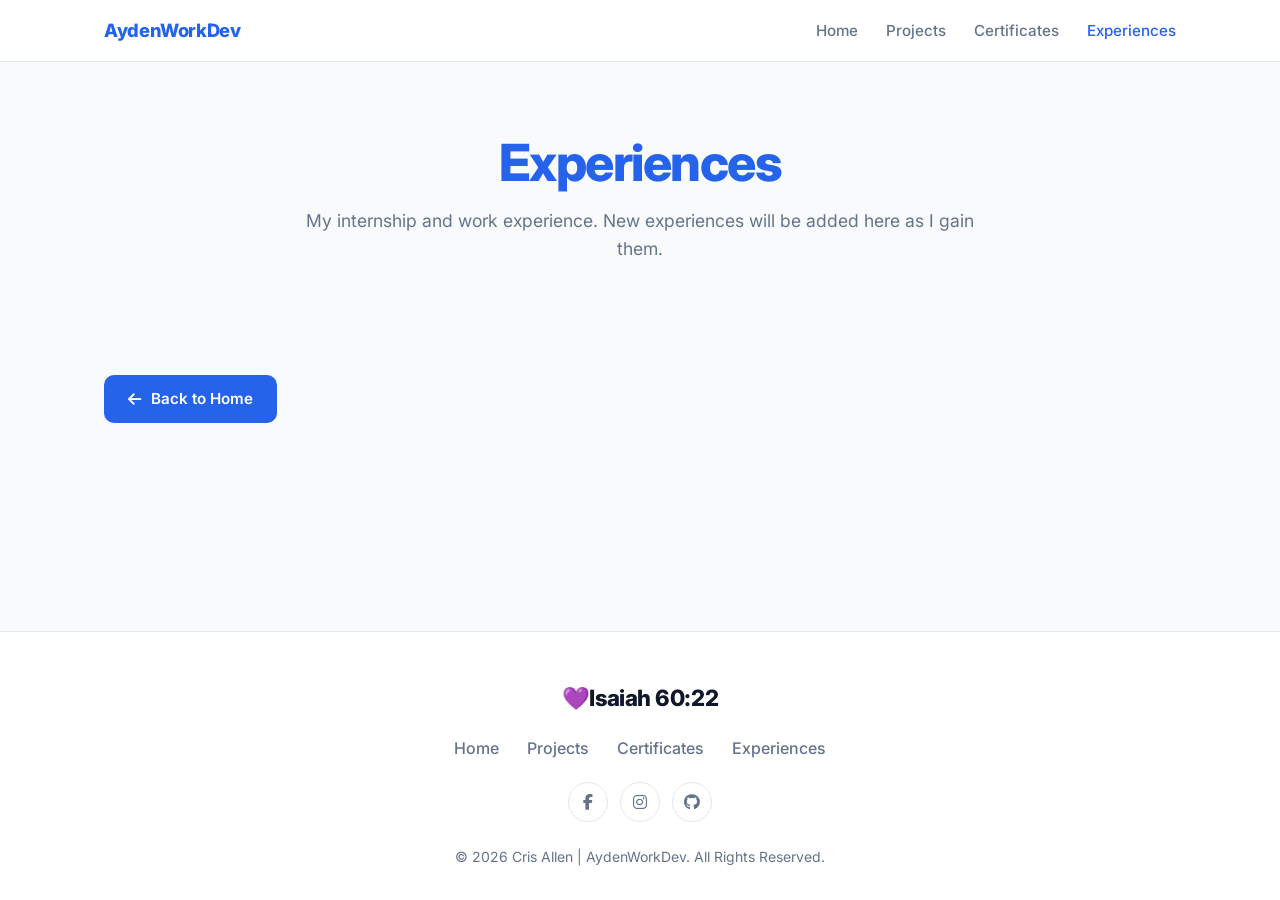
<file: experience.html>
<!DOCTYPE html>
<html lang="en">

<head>
  <meta charset="UTF-8">
  <meta name="viewport" content="width=device-width, initial-scale=1">
  <link href="https://fonts.googleapis.com/css2?family=Inter:wght@400;500;600;700;800&display=swap" rel="stylesheet">
  <link rel="stylesheet" href="https://cdnjs.cloudflare.com/ajax/libs/font-awesome/6.5.1/css/all.min.css">
  <link rel="stylesheet" href="darkmode.css">
  <title>Experiences | Portfolio</title>
</head>

<body>

  <!--logo-->
  <header class="site-header">
    <nav class="nav" aria-label="Main">
      <a href="index.html" class="logo">AydenWorkDev</a>

      <button class="menu-toggle" id="menuToggle" aria-label="Open menu" aria-expanded="false">
        <i class="fa-solid fa-bars"></i>
      </button>

      <ul id="navLinks">
        <li><a href="index.html">Home</a></li>
        <li><a href="project.html">Projects</a></li>
        <li><a href="certificate.html">Certificates</a></li>
        <li><a href="experience.html">Experiences</a></li>
      </ul>
    </nav>
  </header>

  <main>
    <section class="page-head">
      <h1>Experiences</h1>
      <p>My internship and work experience. New experiences will be added here as I gain them.</p>
    </section>

    <section class="grid" aria-label="Experiences">

      <!-- Placeholder shown until you have an experience 
      <article class="card">
        <div class="card-head"><i class="fa-solid fa-briefcase" aria-hidden="true"></i></div>
        <div class="card-body">
          <h2>Experiences</h2>
          <p>None</p>
          <div class="tags"><span class="tag">TBA</span></div>
        </div>
      </article> -->


      <!-- <article class="card">
        <div class="card-head"><i class="fa-solid fa-briefcase" aria-hidden="true"></i></div>
        <div class="card-body">
          <h2>Intern / Job Title</h2>
          <div class="meta">
            <span><i class="fa-solid fa-building" aria-hidden="true"></i> Company Name</span>
            <span><i class="fa-solid fa-calendar" aria-hidden="true"></i> Month Year - Month Year</span>
          </div>
          <p>Short description of what you did and what you learned.</p>
          <ul class="duties">
            <li>First task or responsibility</li>
            <li>Second task or responsibility</li>
            <li>Third task or responsibility</li>
          </ul>
          <div class="tags"><span class="tag">HTML</span><span class="tag">CSS</span></div>
        </div>
      </article> -->


    </section>

    <!-- Button to Back-->
    <div class="actions">
      <a href="index.html" class="btn"><i class="fa-solid fa-arrow-left" aria-hidden="true"></i> Back to Home</a>
    </div>
  </main>

  <!--Footer-->
  <footer class="site-footer">
    <h3>💜Isaiah 60:22</h3>
    <ul class="footer-nav">
      <li><a href="index.html">Home</a></li>
      <li><a href="project.html">Projects</a></li>
      <li><a href="certificate.html">Certificates</a></li>
      <li><a href="experience.html">Experiences</a></li>
    </ul>
    <div class="social">
      <a href="https://www.facebook.com/crslln" target="_blank" rel="noopener noreferrer" aria-label="Facebook"><i
          class="fa-brands fa-facebook-f"></i></a>
      <a href="https://www.instagram.com/https.cccrrrsss" target="_blank" rel="noopener noreferrer"
        aria-label="Instagram"><i class="fa-brands fa-instagram"></i></a>
      <a href="https://github.com/AydenWorkDev" target="_blank" rel="noopener noreferrer" aria-label="GitHub"><i
          class="fa-brands fa-github"></i></a>
    </div>
    <div class="copy">
      <p> © <span id="year"></span> Cris Allen | AydenWorkDev. All Rights Reserved.</p>
    </div>
  </footer>



  <!--CSS-->
  <style>
    :root {
      --bg: #f8fafc;
      --surface: #ffffff;
      --ink: #0f172a;
      --muted: #64748b;
      --line: #e2e8f0;
      --brand: #2563eb;
      --brand-dark: #1d4ed8;
      --brand-soft: #eff6ff;
    }
    * { box-sizing: border-box; margin: 0; padding: 0; }
    html { scroll-behavior: smooth; }
    body {
      font-family: "Inter", system-ui, -apple-system, "Segoe UI", sans-serif;
      background: var(--bg);
      color: var(--ink);
      line-height: 1.6;
      min-height: 100vh;
      display: flex;
      flex-direction: column;
    }
    a { color: inherit; text-decoration: none; }
    :focus-visible { outline: 3px solid var(--brand); outline-offset: 3px; border-radius: 6px; }

    /* Light scrollbar */
     html { color-scheme: light; scrollbar-color: #cbd5e1 #f1f5f9; }
     ::-webkit-scrollbar { width: 10px; }
     ::-webkit-scrollbar-track { background: #f1f5f9; }
     ::-webkit-scrollbar-thumb { background: #cbd5e1; border-radius: 30px; }
     ::-webkit-scrollbar-thumb:hover { background: #94a3b8; }

    /* Header */
    .site-header {
      position: sticky; top: 0; z-index: 10;
      background: rgba(255,255,255,.9);
      backdrop-filter: blur(8px);
      border-bottom: 1px solid var(--line);
    }
    .nav {
      max-width: 1120px; margin: 0 auto; padding: 16px 24px;
      display: flex; align-items: center; justify-content: space-between;
    }
    .logo { font-weight: 800; font-size: 1.15rem; letter-spacing: -.02em; color: var(--brand); }
    .nav ul { display: flex; gap: 28px; list-style: none; }
    .nav ul a { font-size: .95rem; font-weight: 500; color: var(--muted); padding: 6px 0; transition: color .2s;}
    .nav ul a:hover, .nav ul a[aria-current="page"] {color: var(--brand); }

    /* Hero */
    .page-head { text-align: center; padding: 72px 24px 40px; max-width: 720px; margin: 0 auto; color: var(--brand); }
    .page-head h1 { font-size: clamp(2.2rem, 5vw, 3.2rem); font-weight: 800; letter-spacing: -.03em; line-height: 1.1; }
    .page-head p { margin-top: 16px; color: var(--muted); font-size: 1.1rem; }

    /* Grid */
    main { flex: 1; }
    .grid {
    max-width: 1120px; margin: 0 auto; padding: 24px; display: grid; grid-template-columns: repeat(auto-fit, minmax(300px, 340px));
    justify-content: center;
    gap: 28px;
    }
    
    .card {
      background: var(--surface);
      border: 1px solid var(--line);
      border-radius: 16px;
      overflow: hidden;
      display: flex; flex-direction: column;
      box-shadow: 0 1px 2px rgba(15,23,42,.04);
      transition: transform .25s ease, box-shadow .25s ease, border-color .25s ease;
    }
    .card:hover { transform: translateY(-4px); box-shadow: 0 16px 32px -12px rgba(37,99,235,.25); border-color: #bfdbfe; }

    /* Icon header (instead of a screenshot) */
    .card-head {
      height: 110px;
      background: linear-gradient(135deg, #dbeafe, #eff6ff);
      display: grid; place-items: center;
      color: var(--brand); font-size: 2.4rem;
    }

    .card-body { padding: 24px; display: flex; flex-direction: column; gap: 12px; flex: 1; }
    .card-body h2 { font-size: 1.25rem; font-weight: 700; letter-spacing: -.01em; }
    .card-body p { color: var(--muted); font-size: .95rem; }

    /* Company and date line */
    .meta { display: flex; flex-direction: column; gap: 4px; font-size: .9rem; font-weight: 500; color: var(--ink); }
    .meta i { color: var(--brand); width: 18px; }

    /* What you did */
    .duties { list-style: disc; padding-left: 20px; color: var(--muted); font-size: .95rem; flex: 1; }
    .duties li { margin-bottom: 4px; }

    .tags { display: flex; flex-wrap: wrap; gap: 8px; margin-top: 4px; }
    .tag {
      font-size: .8rem; font-weight: 600; color: var(--brand-dark);
      background: var(--brand-soft); border: 1px solid #dbeafe;
      padding: 4px 12px; border-radius: 999px;
    }

    /* Back button */
    .actions { max-width: 1120px; margin: 0 auto; padding: 24px 24px 72px; }
    .btn {
      display: inline-flex; align-items: center; gap: 10px;
      background: var(--brand); color: #fff;
      font-weight: 600; font-size: .95rem;
      padding: 12px 24px; border-radius: 10px;
      transition: background .2s, transform .2s;
    }
    .btn:hover { background: var(--brand-dark); }
    .btn i { transition: transform .2s; }
    .btn:hover i { transform: translateX(-3px); }

    /* Footer */
    .site-footer { background: var(--surface); border-top: 1px solid var(--line); padding: 48px 24px 32px; text-align: center; }
    .site-footer h3 { font-size: 1.4rem; font-weight: 800; letter-spacing: -.02em; }
    .footer-nav { display: flex; justify-content: center; flex-wrap: wrap; gap: 28px; list-style: none; margin: 20px 0; }
    .footer-nav a { color: var(--muted); font-weight: 500; transition: color .2s; }
    .footer-nav a:hover { color: var(--brand); }
    .social { display: flex; justify-content: center; gap: 12px; margin-bottom: 24px; }
    .social a {
      width: 40px; height: 40px; display: grid; place-items: center;
      border-radius: 50%; color: var(--muted); border: 1px solid var(--line);
      transition: color .2s, border-color .2s, background .2s;
    }
    .social a:hover { color: #fff; background: var(--brand); border-color: var(--brand); }
    .copy { color: var(--muted); font-size: .875rem; }

   /* menu ☰ */
  .menu-toggle {
  display: none;
  background: none;
  border: 0;
  font-size: 1.4rem;
  color: var(--brand);
  cursor: pointer;
  padding: 6px 10px;
}

@media (max-width: 700px) {
  .menu-toggle { display: block; }

  .nav { position: relative; }

  .nav ul {
    display: none;
    position: absolute;
    top: 100%;
    left: 0;
    right: 0;
    flex-direction: column;
    gap: 0;
    background: var(--surface);
    border-bottom: 1px solid var(--line);
    padding: 8px 24px 16px;
  }

  .nav ul.open { display: flex; }
  .nav ul a { display: block; padding: 12px 0; }
  .page-head { padding-top: 48px; }
}


    @media (prefers-reduced-motion: reduce) {
      * { transition: none !important; scroll-behavior: auto !important; }
    }
  </style>



  <!--JavaScript-->
  <script>
    // Every year change the year on Copyright
    document.getElementById("year").textContent = new Date().getFullYear();


      // Mobile menu
  var menuToggle = document.getElementById("menuToggle");
  var navLinks = document.getElementById("navLinks");

  menuToggle.addEventListener("click", function () {
    var isOpen = navLinks.classList.toggle("open");
    menuToggle.setAttribute("aria-expanded", isOpen);
    menuToggle.innerHTML = isOpen
      ? '<i class="fa-solid fa-xmark"></i>'
      : '<i class="fa-solid fa-bars"></i>';
  });

  // Highlight the link of the page you are on
  var currentPage = location.pathname.split("/").pop() || "index.html";

  document.querySelectorAll("#navLinks a").forEach(function (link) {
    if (link.getAttribute("href") === currentPage) {
      link.setAttribute("aria-current", "page");
    }
  });

  (function () {
      try {
        var saved = localStorage.getItem("theme");
        var system = window.matchMedia("(prefers-color-scheme: dark)").matches ? "dark" : "light";
        document.documentElement.setAttribute("data-theme", saved || system);
      } catch (e) {}
    })();
  </script>
 <script src="Theme.js"></script>
</body>
</html>
</file>
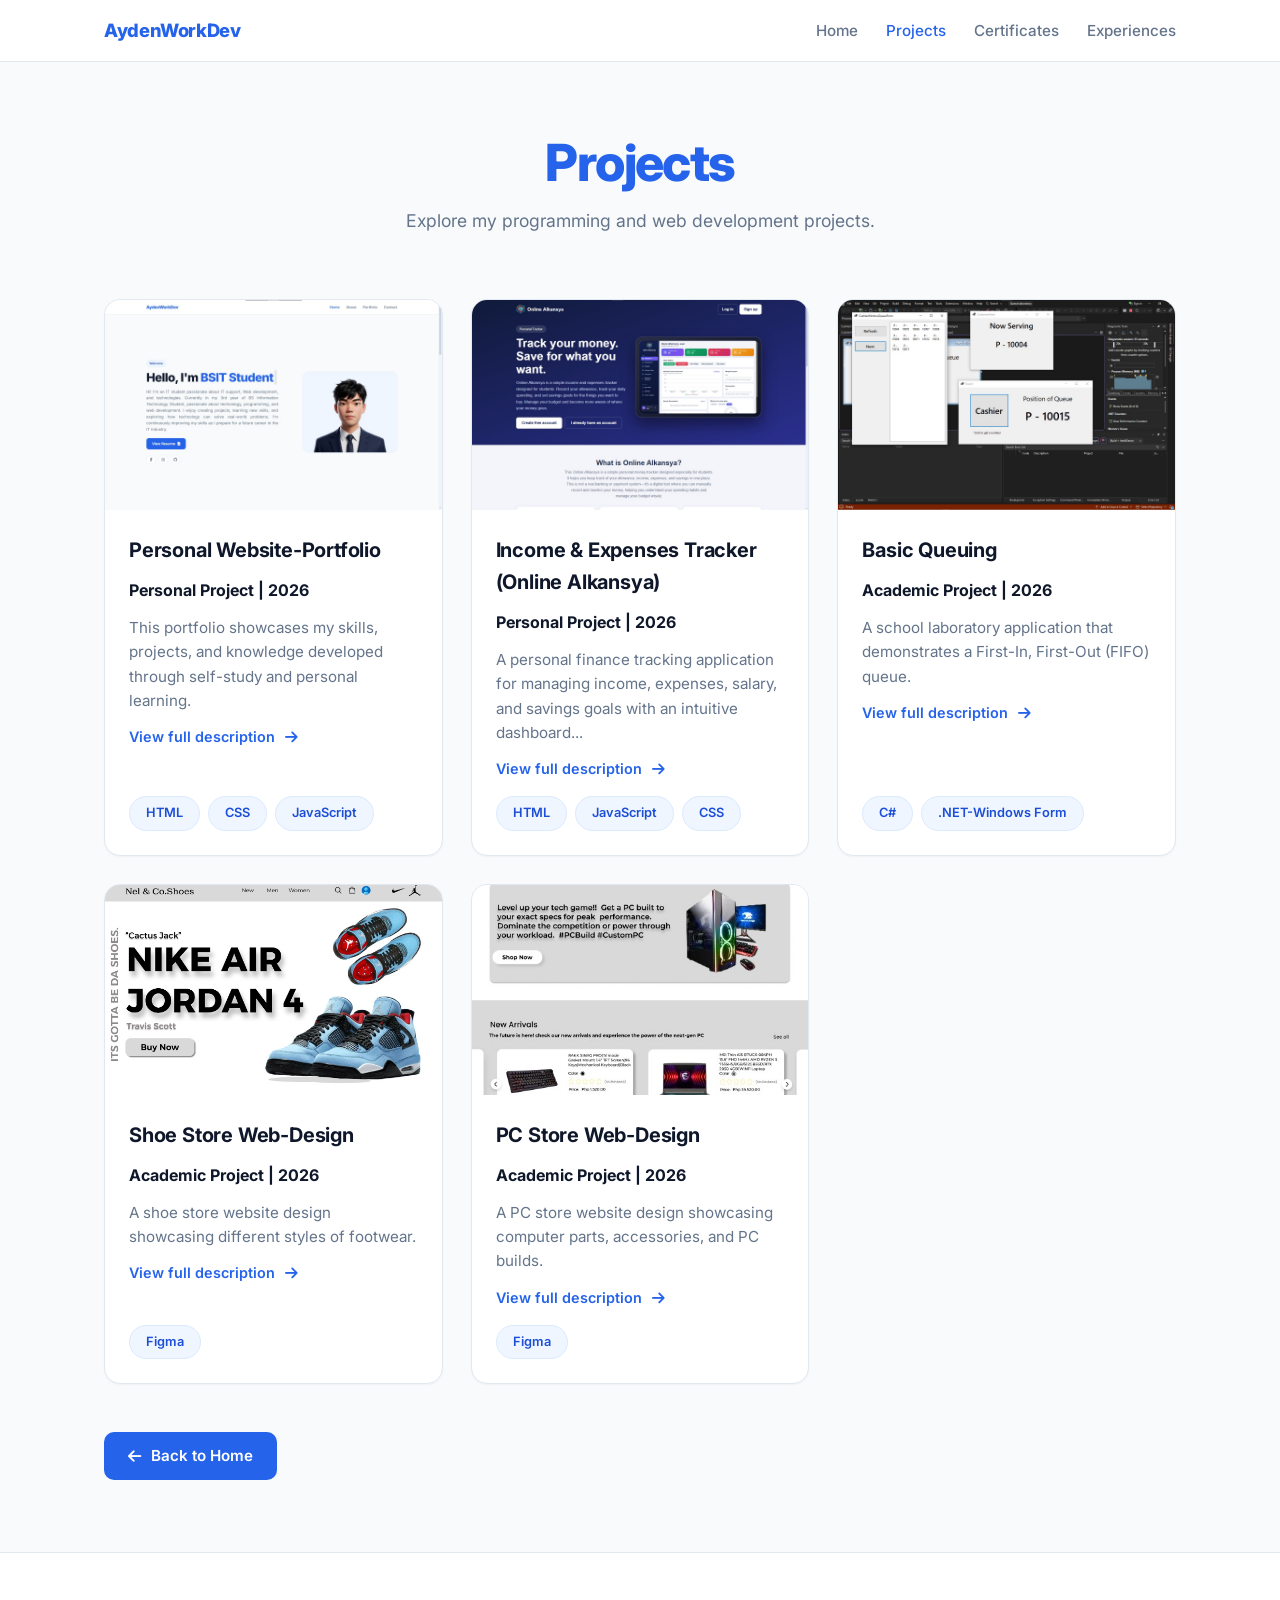
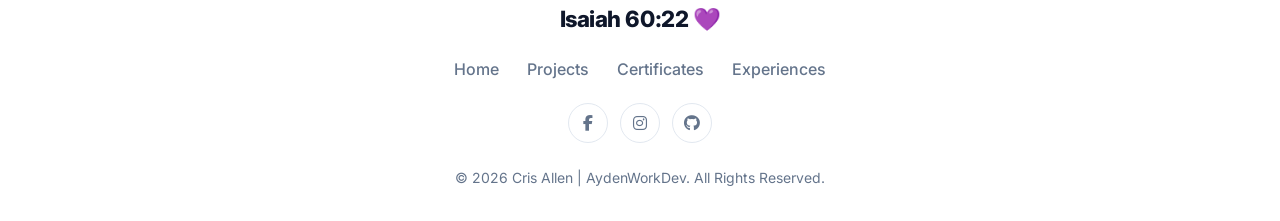
<file: project.html>
<!DOCTYPE html>
<html lang="en">
<head>
  <meta charset="UTF-8">
  <meta name="viewport" content="width=device-width, initial-scale=1">
  <link href="https://fonts.googleapis.com/css2?family=Inter:wght@400;500;600;700;800&display=swap" rel="stylesheet">
  <link rel="stylesheet" href="https://cdnjs.cloudflare.com/ajax/libs/font-awesome/6.5.1/css/all.min.css">
  <link rel="icon" type="image/svg+xml" href="logo/favicon-project.svg">
  <link rel="stylesheet" href="darkmode.css">
  <title>Projects | Portfolio</title>
</head>

<body>
  <!--logo-->
  <header class="site-header">
    <nav class="nav" aria-label="Main">
      <a href="index.html" class="logo">AydenWorkDev</a>

      <button class="menu-toggle" id="menuToggle" aria-label="Open menu" aria-expanded="false">
        <i class="fa-solid fa-bars"></i>
      </button>

      <ul id="navLinks">
        <li><a href="index.html">Home</a></li>
        <li><a href="project.html">Projects</a></li>
        <li><a href="certificate.html">Certificates</a></li>
        <li><a href="experience.html">Experiences</a></li>
      </ul>
    </nav>
  </header>

  <main>
    <section class="page-head">
      <h1>Projects</h1>
      <p>Explore my programming and web development projects.</p>
    </section>

    <section class="grid" aria-label="Projects">

      <!-- ===== 1. Personal Website-Portfolio ===== -->
      <article class="card">
        <div class="thumb slider" data-slider>
          <div class="slides" tabindex="0" aria-label="Project pictures">
            <img src="images-project/projectPorfolio.jpg" alt="Personal Website-Portfolio screenshot 1">
            <!-- <img src="images-project/projectPorfolio2.jpg" alt="Personal Website-Portfolio screenshot 2"> -->
            <!-- <img src="images-project/projectPorfolio3.jpg" alt="Personal Website-Portfolio screenshot 3"> -->
          </div>
          <button class="slide-btn prev" type="button" aria-label="Previous picture"><i class="fa-solid fa-chevron-left" aria-hidden="true"></i></button>
          <button class="slide-btn next" type="button" aria-label="Next picture"><i class="fa-solid fa-chevron-right" aria-hidden="true"></i></button>
          <div class="dots"></div>
        </div>
        <div class="card-body">
          <h2>Personal Website-Portfolio</h2>
          <strong class="meta">Personal Project | 2026</strong>
          <p class="summary">This portfolio showcases my skills, projects, and knowledge developed through self-study and personal learning.</p>
          <button class="read-more" type="button">View full description <i class="fa-solid fa-arrow-right" aria-hidden="true"></i></button>

          <!-- Full description (shown in the popup) -->
          <div class="project-details" hidden>
            <p>This personal portfolio website introduces who I am, my education, technical skills, services, and the projects I have built. I designed and coded it myself with HTML, CSS, and JavaScript as a 3rd-year BSIT student, and I keep improving it as I learn.</p>
            <h3>Key features</h3>
            <ul>
              <li>Responsive layout for phone, tablet, and desktop</li>
              <li>Light and dark mode with a saved theme choice</li>
              <li>Typing animation, loading screen, and downloadable resume</li>
              <li>Separate pages for projects, certificates, and experiences</li>
            </ul>
            <p class="disclaimer"><strong>Disclaimer!!!</strong> The information presented reflects my current skills and learning experience and does not necessarily represent formal professional work experience.</p>
          </div>

          <div class="tags"><span class="tag">HTML</span><span class="tag">CSS</span><span class="tag">JavaScript</span></div>

          <div class="card-actions">
            <a class="btn-link btn-outline" href="" target="_blank" rel="noopener noreferrer"><i class="fa-brands fa-github" aria-hidden="true"></i>Source Code</a>
            <a class="btn-link btn-fill" href="https://aydenworkdev.github.io/myportfolio-allen/" target="_blank" rel="noopener noreferrer"><i class="fa-solid fa-arrow-up-right-from-square" aria-hidden="true"></i> Live Demo</a>
          </div>
        </div>
      </article>

      <!-- ===== 2. Income & Expenses Tracker ===== -->
      <article class="card">
        <div class="thumb slider" data-slider>
          <div class="slides" tabindex="0" aria-label="Project pictures">
            <img src="images-project/OnlineAlkansya.jpg" alt="Income & Expenses Tracker screenshot ">
            <img src="images-project/OnlineAlkansya1.jpg" alt="Income & Expenses Tracker screenshot 1">
            <img src="images-project/OnlineAlkansya1.1.jpg" alt="Income & Expenses Tracker screenshot 1.1">
            <img src="images-project/OnlineAlkansya2.jpg" alt="Income & Expenses Tracker screenshot 2">
           
          </div>
          <button class="slide-btn prev" type="button" aria-label="Previous picture"><i class="fa-solid fa-chevron-left" aria-hidden="true"></i></button>
          <button class="slide-btn next" type="button" aria-label="Next picture"><i class="fa-solid fa-chevron-right" aria-hidden="true"></i></button>
          <div class="dots"></div>
        </div>
        <div class="card-body">
          <h2>Income & Expenses Tracker (Online Alkansya)</h2>
          <strong class="meta">Personal Project | 2026</strong>
          <p class="summary">A personal finance tracking application for managing income, expenses, salary, and savings goals with an intuitive dashboard...</p>
          <button class="read-more" type="button">View full description <i class="fa-solid fa-arrow-right" aria-hidden="true"></i></button>

          <div class="project-details" hidden>
            <p>Online Alkansya is a web-based personal finance tracking application designed to help users manage their income, monitor expenses, track salary, and set savings goals. It provides a simple and organized way to keep track of personal finances through an intuitive dashboard.</p>
            <h3>Key features</h3>
            <ul>
              <li>Sign up and log in</li>
              <li>Record income and expenses</li>
              <li>Allowance & Salary tracking</li>
               <li>Personal Budget Management</li>
              <li>Savings goals</li>
            </ul>
            <p class="disclaimer"><strong>Disclaimer!!</strong> The Income & Expenses Tracker reflects my current skills and learning experience and does not necessarily represent formal professional work experience.</p>
          </div>

          <div class="tags"><span class="tag">HTML</span><span class="tag">JavaScript</span><span class="tag">CSS</span></div>

          <div class="card-actions">
            <a class="btn-link btn-outline" href="https://github.com/AydenWorkDev/OnlineAlkansya" target="_blank" rel="noopener noreferrer"><i class="fa-brands fa-github" aria-hidden="true"></i> Source Code</a>
            <a class="btn-link btn-fill" href="https://aydenworkdev.github.io/OnlineAlkansya/" target="_blank" rel="noopener noreferrer"><i class="fa-solid fa-arrow-up-right-from-square" aria-hidden="true"></i> Live Demo</a>
          </div>
        </div>
      </article>

      <!-- ===== 3. Basic Queuing ===== -->
      <article class="card">
        <div class="thumb slider" data-slider>
          <div class="slides" tabindex="0" aria-label="Project pictures">
            <img src="images-project/Queuing TP.jpg" alt="Basic Queuing screenshot 1">
            <!--
            <img src="images-project/Queuing TP 2.jpg" alt="Basic Queuing screenshot 2">
            -->
          </div>
          <button class="slide-btn prev" type="button" aria-label="Previous picture"><i class="fa-solid fa-chevron-left" aria-hidden="true"></i></button>
          <button class="slide-btn next" type="button" aria-label="Next picture"><i class="fa-solid fa-chevron-right" aria-hidden="true"></i></button>
          <div class="dots"></div>
        </div>
        <div class="card-body">
          <h2>Basic Queuing</h2>
          <strong class="meta">Academic Project | 2026</strong>
          <p class="summary">A school laboratory application that demonstrates a First-In, First-Out (FIFO) queue.</p>
          <button class="read-more" type="button">View full description <i class="fa-solid fa-arrow-right" aria-hidden="true"></i></button>

          <div class="project-details" hidden>
            <!-- EXTRA PICTURES FOR THE POPUP ONLY (remove the comment tags and use your file names):
            <div class="more-pictures">
              <img src="images-project/Queuing 2.jpg" alt="Basic Queuing screenshot 2">
              <img src="images-project/Queuing 3.jpg" alt="Basic Queuing screenshot 3">
            </div>
            -->
            <p>We built this for a practical task in a school laboratory. The application demonstrates the fundamental principles of data structures and process management using a First-In, First-Out (FIFO) logic model, where the first number added to the queue is the first one served.</p>
            <h3>Key features</h3>
            <ul>
              <li>Queue numbers served in the order they were issued (FIFO)</li>
              <li>A "Now Serving" display for the current number</li>
              <li>A cashier window that shows the position in the queue</li>
            </ul>
            <p class="disclaimer"><strong>Disclaimer!!</strong> This activity was developed as part of school activities for educational purposes only. All information and content are for academic purposes.</p>
          </div>

          <div class="tags"><span class="tag">C#</span><span class="tag">.NET-Windows Form</span></div>

          <div class="card-actions">
            <span class="btn-link btn-disabled" aria-disabled="true"><i class="fa-solid fa-ban" aria-hidden="true"></i> No live Demo</span>
          </div>
        </div>
      </article>

      <!-- ===== 4. Shoe Store Web-Design ===== -->
      <article class="card">
        <div class="thumb slider" data-slider>
          <div class="slides" tabindex="0" aria-label="Project pictures">
            <img src="images-project/Shoe Store Website-Design.jpg" alt="Shoe Store Website Design screenshot 1">
            <!--
            <img src="images-project/Shoe Store 2.jpg" alt="Shoe Store Website Design screenshot 2">
            -->
          </div>
          <button class="slide-btn prev" type="button" aria-label="Previous picture"><i class="fa-solid fa-chevron-left" aria-hidden="true"></i></button>
          <button class="slide-btn next" type="button" aria-label="Next picture"><i class="fa-solid fa-chevron-right" aria-hidden="true"></i></button>
          <div class="dots"></div>
        </div>
        <div class="card-body">
          <h2>Shoe Store Web-Design</h2>
          <strong class="meta">Academic Project | 2026</strong>
          <p class="summary">A shoe store website design showcasing different styles of footwear.</p>
          <button class="read-more" type="button">View full description <i class="fa-solid fa-arrow-right" aria-hidden="true"></i></button>

          <div class="project-details" hidden>
            <p>A shoe store website design made in Figma. It showcases different styles of footwear through a simple and user-friendly layout, with a featured product banner and a clear call-to-action button.</p>
            <h3>Key features</h3>
            <ul>
              <li>Featured shoe banner on the home screen</li>
              <li>Simple navigation by category</li>
              <li>"Buy Now" call-to-action</li>
            </ul>
            <p class="disclaimer"><strong>Disclaimer!!</strong> This Shoe Store website design was developed as part of school activities for educational purposes only. All information and content are for academic purposes.</p>
          </div>

          <div class="tags"><span class="tag">Figma</span></div>

          <div class="card-actions">
            <span class="btn-link btn-disabled" aria-disabled="true"><i class="fa-solid fa-ban" aria-hidden="true"></i> No live Demo</span>
          </div>
        </div>
      </article>

      <!-- ===== 5. PC Store Web-Design ===== -->
      <article class="card">
        <div class="thumb slider" data-slider>
          <div class="slides" tabindex="0" aria-label="Project pictures">
            <img src="images-project/PC-Store.jpg" alt="PC Store Website Design screenshot 1">
            <!--
            <img src="images-project/PC-Store2.jpg" alt="PC Store Website Design screenshot 2">
            -->
          </div>
          <button class="slide-btn prev" type="button" aria-label="Previous picture"><i class="fa-solid fa-chevron-left" aria-hidden="true"></i></button>
          <button class="slide-btn next" type="button" aria-label="Next picture"><i class="fa-solid fa-chevron-right" aria-hidden="true"></i></button>
          <div class="dots"></div>
        </div>
        <div class="card-body">
          <h2>PC Store Web-Design</h2>
          <strong class="meta">Academic Project | 2026</strong>
          <p class="summary">A PC store website design showcasing computer parts, accessories, and PC builds.</p>
          <button class="read-more" type="button">View full description <i class="fa-solid fa-arrow-right" aria-hidden="true"></i></button>

          <div class="project-details" hidden>
            <p>A PC store website design made in Figma as an academic project. It showcases computer parts, accessories, and PC builds in a clean layout that is easy to browse.</p>
            <h3>Key features</h3>
            <ul>
              <li>Sections for computer parts, accessories, and PC builds</li>
              <li>Clean, easy-to-browse layout</li>
            </ul>
            <p class="disclaimer"><strong>Disclaimer!!</strong> This PC store website design was developed as part of school activities for educational purposes only. All information and content are for academic purposes.</p>
          </div>

          <div class="tags"><span class="tag">Figma</span></div>

          <div class="card-actions">
            <span class="btn-link btn-disabled" aria-disabled="true"><i class="fa-solid fa-ban" aria-hidden="true"></i> No live Demo</span>
          </div>
        </div>
      </article>

    </section> <!--End of the section-->

    <div class="actions">
      <a href="index.html" class="btn"><i class="fa-solid fa-arrow-left" aria-hidden="true"></i> Back to Home</a>
    </div>
  </main>

  <!-- ===== Project popup ===== -->
  <dialog class="modal" id="projectModal" aria-labelledby="modalTitle">
    <button class="modal-close" id="modalClose" type="button" aria-label="Close"><i class="fa-solid fa-xmark" aria-hidden="true"></i></button>
    <div class="modal-inner" id="modalContent"></div>
  </dialog>

  <!--Footer-->
  <footer class="site-footer">
    <h3>Isaiah 60:22 💜</h3>
    <ul class="footer-nav">
      <li><a href="index.html">Home</a></li>
      <li><a href="project.html">Projects</a></li>
      <li><a href="certificate.html">Certificates</a></li>
      <li><a href="experience.html">Experiences</a></li>
    </ul>
    <div class="social">
      <a href="https://www.facebook.com/crslln" target="_blank" rel="noopener noreferrer" aria-label="Facebook"><i class="fa-brands fa-facebook-f"></i></a>
      <a href="https://www.instagram.com/https.cccrrrsss" target="_blank" rel="noopener noreferrer" aria-label="Instagram"><i class="fa-brands fa-instagram"></i></a>
      <a href="https://github.com/AydenWorkDev" target="_blank" rel="noopener noreferrer" aria-label="GitHub"><i class="fa-brands fa-github"></i></a>
    </div>
    <div class="copy">
      <p>© <span id="year"></span> Cris Allen | AydenWorkDev. All Rights Reserved.</p>
    </div>
  </footer>


<!--CSS-->
<style>
    :root {
      --bg: #f8fafc;
      --surface: #ffffff;
      --ink: #0f172a;
      --muted: #64748b;
      --line: #e2e8f0;
      --brand: #2563eb;
      --brand-dark: #1d4ed8;
      --brand-soft: #eff6ff;
    }
    * { box-sizing: border-box; margin: 0; padding: 0; }
    html { scroll-behavior: smooth; }
    body {
      font-family: "Inter", system-ui, -apple-system, "Segoe UI", sans-serif;
      background: var(--bg);
      color: var(--ink);
      line-height: 1.6;
      min-height: 100vh;
      display: flex;
      flex-direction: column;
    }
    a { color: inherit; text-decoration: none; }
    :focus-visible { outline: 3px solid var(--brand); outline-offset: 3px; border-radius: 6px; }

    /* Light scrollbar */
    html { color-scheme: light; scrollbar-color: #cbd5e1 #f1f5f9; }
    ::-webkit-scrollbar { width: 10px; }
    ::-webkit-scrollbar-track { background: #f1f5f9; }
    ::-webkit-scrollbar-thumb { background: #cbd5e1; border-radius: 30px; }
    ::-webkit-scrollbar-thumb:hover { background: #94a3b8; }

    /* Header */
    .site-header {
      position: sticky; top: 0; z-index: 10;
      background: rgba(255,255,255,.9);
      backdrop-filter: blur(8px);
      border-bottom: 1px solid var(--line);
    }
    .nav {
      max-width: 1120px; margin: 0 auto; padding: 16px 24px;
      display: flex; align-items: center; justify-content: space-between;
    }
    .logo { font-weight: 800; font-size: 1.15rem; letter-spacing: -.02em; color: var(--brand); }
    .nav ul { display: flex; gap: 28px; list-style: none; }
    .nav ul a { font-size: .95rem; font-weight: 500; color: var(--muted); padding: 6px 0; transition: color .2s; }
    .nav ul a:hover, .nav ul a[aria-current="page"] { color: var(--brand); }

    /* Hero */
    .page-head { text-align: center; padding: 72px 24px 40px; max-width: 720px; margin: 0 auto; color: var(--brand); }
    .page-head h1 { font-size: clamp(2.2rem, 5vw, 3.2rem); font-weight: 800; letter-spacing: -.03em; line-height: 1.1; }
    .page-head p { margin-top: 16px; color: var(--muted); font-size: 1.1rem; }

    /* Grid */
    main { flex: 1; }
    .grid {
      max-width: 1120px; margin: 0 auto; padding: 24px;
      display: grid; grid-template-columns: repeat(auto-fit, minmax(300px, 1fr)); gap: 28px;
    }
    .card {
      background: var(--surface);
      border: 1px solid var(--line);
      border-radius: 16px;
      overflow: hidden;
      display: flex; flex-direction: column;
      box-shadow: 0 1px 2px rgba(15,23,42,.04);
      cursor: pointer;
      transition: transform .25s ease, box-shadow .25s ease, border-color .25s ease;
    }
    .card:hover { transform: translateY(-4px); box-shadow: 0 16px 32px -12px rgba(37,99,235,.25); border-color: #bfdbfe; }

    .thumb {
      aspect-ratio: 16 / 10;
      background: linear-gradient(135deg, #dbeafe, #eff6ff);
      display: grid; place-items: center;
      color: var(--brand); font-size: 2.4rem;
      overflow: hidden;
    }
    .thumb img { width: 100%; height: 100%; object-fit: cover; display: block; }

    .card-body { padding: 24px; display: flex; flex-direction: column; gap: 12px; flex: 1; }
    .card-body h2 { font-size: 1.25rem; font-weight: 700; letter-spacing: -.01em; }
    .card-body p { color: var(--muted); font-size: .95rem; }

    .read-more {
      align-self: flex-start;
      background: none; border: 0; padding: 0;
      font: inherit; font-size: .9rem; font-weight: 600;
      color: var(--brand); cursor: pointer;
    }
    .read-more i { margin-left: 6px; transition: transform .2s; }
    .read-more:hover i { transform: translateX(4px); }

    .tags { display: flex; flex-wrap: wrap; gap: 8px; margin-top: auto; padding-top: 4px; }
    .tag {
      font-size: .8rem; font-weight: 600; color: var(--brand-dark);
      background: var(--brand-soft); border: 1px solid #dbeafe;
      padding: 6px 16px; border-radius: 20px;
    }

    /* Picture slider */
    .thumb.slider { position: relative; display: block; }
    .slides {
      display: flex;
      width: 100%;
      height: 100%;
      overflow-x: auto;
      scroll-snap-type: x mandatory;
      scrollbar-width: none;
      -webkit-overflow-scrolling: touch;
    }
    .slides::-webkit-scrollbar { display: none; }
    .slides { cursor: grab; }
    .slides img { flex: 0 0 100%; scroll-snap-align: center; user-select: none; -webkit-user-drag: none; }
    .slides:focus-visible { outline-offset: -3px; }

    .slide-btn {
      position: absolute; top: 50%;
      width: 36px; height: 36px;
      transform: translateY(-50%);
      display: grid; place-items: center;
      border: 0; border-radius: 50%;
      background: rgba(15, 23, 42, .6);
      color: #fff; font-size: .9rem;
      cursor: pointer;
      opacity: 0;
      transition: opacity .2s, background .2s;
    }
    .slide-btn.prev { left: 10px; }
    .slide-btn.next { right: 10px; }
    .slide-btn:hover { background: rgba(37, 99, 235, .9); }
    .slider:hover .slide-btn,
    .slide-btn:focus-visible { opacity: 1; }
    @media (hover: none) { .slide-btn { opacity: 1; } }

    .dots {
      position: absolute; left: 0; right: 0; bottom: 10px;
      display: flex; justify-content: center; gap: 6px;
    }
    .dot {
      width: 8px; height: 8px; padding: 0;
      border: 0; border-radius: 50%;
      background: rgba(255, 255, 255, .55);
      box-shadow: 0 0 0 1px rgba(15, 23, 42, .25);
      cursor: pointer;
      transition: background .2s, transform .2s;
    }
    .dot.active { background: #fff; transform: scale(1.3); }
    .slide-btn[hidden], .dots[hidden] { display: none; }

    /* On the cards: show only the first picture, no arrows/dots, no Source/Live buttons.
       Everything is available inside the popup after clicking the card. */
    .card .slides { overflow: hidden; pointer-events: none; }
    .card .slide-btn,
    .card .dots,
    .card .card-actions { display: none; }

    /* Project popup */
    .modal {
      border: 0; padding: 0; margin: auto;
      width: min(760px, calc(100% - 32px));
      max-height: calc(100dvh - 32px);
      border-radius: 16px;
      background: var(--surface);
      color: var(--ink);
      box-shadow: 0 24px 64px rgba(2, 6, 23, .45);
      overflow: hidden;
    }
    .modal::backdrop { background: rgba(2, 6, 23, .65); backdrop-filter: blur(2px); }
    .modal[open] { animation: modalIn .25s ease; }
    @keyframes modalIn { from { opacity: 0; transform: translateY(14px) scale(.98); } to { opacity: 1; transform: none; } }

    .modal-inner { max-height: calc(100dvh - 32px); overflow-y: auto; }
    .modal-close {
      position: absolute; top: 12px; right: 12px; z-index: 5;
      width: 38px; height: 38px;
      display: grid; place-items: center;
      border: 0; border-radius: 50%;
      background: rgba(15, 23, 42, .65); color: #fff;
      font-size: 1rem; cursor: pointer;
      transition: background .2s;
    }
    .modal-close:hover { background: var(--brand); }

    .modal .thumb { aspect-ratio: 16 / 9; cursor: default; }
    .modal .slides img { object-fit: contain; background: var(--bg); }
    .modal .slide-btn { opacity: 1; }

    .modal-body { padding: 24px; display: flex; flex-direction: column; gap: 12px; }
    .modal-body h2 { font-size: 1.5rem; font-weight: 800; letter-spacing: -.02em; line-height: 1.25; padding-right: 36px; }
    .modal-text { display: flex; flex-direction: column; gap: 12px; }
    .modal-text p, .modal-text li { color: var(--muted); font-size: .95rem; }
    .modal-text h3 { font-size: 1rem; font-weight: 700; margin-top: 4px; }
    .modal-text ul { padding-left: 20px; display: grid; gap: 4px; }
    .modal-text .disclaimer {
      padding: 12px 16px;
      border-left: 3px solid var(--brand);
      background: var(--brand-soft);
      border-radius: 0 10px 10px 0;
    }
    .modal-text .disclaimer strong { color: var(--ink); }
    .modal-body .tags { margin-top: 4px; }

    body.modal-open { overflow: hidden; }

    /* Back button */
    .actions { max-width: 1120px; margin: 0 auto; padding: 24px 24px 72px; }
    .btn {
      display: inline-flex; align-items: center; gap: 10px;
      background: var(--brand); color: #fff;
      font-weight: 600; font-size: .95rem;
      padding: 12px 24px; border-radius: 10px;
      transition: background .2s, transform .2s;
    }
    .btn:hover { background: var(--brand-dark); }
    .btn i { transition: transform .2s; }
    .btn:hover i { transform: translateX(-3px); }

    .card-actions { display: flex; flex-wrap: wrap; gap: 8px; padding-top: 4px; }
    .btn-link {
      display: inline-flex; align-items: center; gap: 8px;
      padding: 6px 16px; border-radius: 20px;
      font-size: .8rem; font-weight: 600; border: 1px solid var(--brand);
      transition: background .2s, color .2s, transform .2s;
    }
    .btn-link:hover { transform: translateY(-2px); }

    .btn-fill { background: var(--brand); color: #fff; }
    .btn-fill:hover { background: var(--brand-dark); border-color: var(--brand-dark); }
    .btn-outline { background: transparent; color: var(--brand); }
    .btn-outline:hover { background: var(--brand); color: #fff; }

    .btn-disabled { opacity: .5; cursor: not-allowed; border-color: var(--line); color: var(--muted); }
    .btn-disabled:hover { transform: none; }

    /* Footer */
    .site-footer { background: var(--surface); border-top: 1px solid var(--line); padding: 48px 24px 32px; text-align: center; }
    .site-footer h3 { font-size: 1.4rem; font-weight: 800; letter-spacing: -.02em; }
    .footer-nav { display: flex; justify-content: center; flex-wrap: wrap; gap: 28px; list-style: none; margin: 20px 0; }
    .footer-nav a { color: var(--muted); font-weight: 500; transition: color .2s; }
    .footer-nav a:hover { color: var(--brand); }
    .social { display: flex; justify-content: center; gap: 12px; margin-bottom: 24px; }
    .social a {
      width: 40px; height: 40px; display: grid; place-items: center;
      border-radius: 50%; color: var(--muted); border: 1px solid var(--line);
      transition: color .2s, border-color .2s, background .2s;
    }
    .social a:hover { color: #fff; background: var(--brand); border-color: var(--brand); }
    .copy { color: var(--muted); font-size: .875rem; }

    /* menu ☰ */
    .menu-toggle {
      display: none;
      background: none;
      border: 0;
      font-size: 1.4rem;
      color: var(--brand);
      cursor: pointer;
      padding: 6px 10px;
    }

    @media (max-width: 700px) {
      .menu-toggle { display: block; }
      .nav { position: relative; }
      .nav ul {
        display: none;
        position: absolute;
        top: 100%;
        left: 0;
        right: 0;
        flex-direction: column;
        gap: 0;
        background: var(--surface);
        border-bottom: 1px solid var(--line);
        padding: 8px 24px 16px;
      }
      .nav ul.open { display: flex; }
      .nav ul a { display: block; padding: 12px 0; }
      .page-head { padding-top: 48px; }

      .modal { width: calc(100% - 20px); max-height: calc(100dvh - 20px); border-radius: 14px; }
      .modal-inner { max-height: calc(100dvh - 20px); }
      .modal-body { padding: 20px; }
    }

    @media (prefers-reduced-motion: reduce) {
      * { transition: none !important; scroll-behavior: auto !important; animation: none !important; }
    }
  </style>


 <!--JavaScript-->
  <script>
    // ===== Picture slider (used by the cards and by the popup) =====
    function initSlider(s) {
      var track = s.querySelector('.slides');
      var imgs = track.querySelectorAll('img');
      var prev = s.querySelector('.prev');
      var next = s.querySelector('.next');
      var dotsBox = s.querySelector('.dots');

      // Only one picture: hide the controls
      if (imgs.length < 2) {
        prev.hidden = true; next.hidden = true; dotsBox.hidden = true;
        return;
      }

      var dots = [];
      imgs.forEach(function (_, i) {
        var d = document.createElement('button');
        d.type = 'button';
        d.className = 'dot';
        d.setAttribute('aria-label', 'Go to picture ' + (i + 1));
        d.addEventListener('click', function () { go(i); });
        dotsBox.appendChild(d);
        dots.push(d);
      });

      function current() { return Math.round(track.scrollLeft / track.clientWidth) || 0; }

      function go(i) {
        i = (i + imgs.length) % imgs.length;   // loops around at both ends
        track.scrollTo({ left: i * track.clientWidth, behavior: 'smooth' });
      }

      function update() {
        var c = current();
        dots.forEach(function (d, i) { d.classList.toggle('active', i === c); });
      }

      prev.addEventListener('click', function () { go(current() - 1); });
      next.addEventListener('click', function () { go(current() + 1); });
      track.addEventListener('scroll', update, { passive: true });
      track.addEventListener('keydown', function (e) {
        if (e.key === 'ArrowLeft')  { e.preventDefault(); go(current() - 1); }
        if (e.key === 'ArrowRight') { e.preventDefault(); go(current() + 1); }
      });

      // Drag with the mouse on a computer (touch screens already swipe)
      var down = false, moved = false, startX = 0, startLeft = 0;

      track.addEventListener('pointerdown', function (e) {
        if (e.pointerType !== 'mouse' || e.button !== 0) return;
        down = true; moved = false;
        startX = e.clientX; startLeft = track.scrollLeft;
        track.style.scrollSnapType = 'none';
        track.style.cursor = 'grabbing';
        track.setPointerCapture(e.pointerId);
      });

      track.addEventListener('pointermove', function (e) {
        if (!down) return;
        var dx = e.clientX - startX;
        if (Math.abs(dx) > 5) moved = true;
        track.scrollLeft = startLeft - dx;
      });

      function endDrag() {
        if (!down) return;
        down = false;
        track.style.cursor = '';
        track.style.scrollSnapType = '';
        go(Math.round(track.scrollLeft / track.clientWidth));
      }
      track.addEventListener('pointerup', endDrag);
      track.addEventListener('pointercancel', endDrag);

      // A drag should not count as a click (it would open the popup)
      track.addEventListener('click', function (e) {
        if (moved) { e.stopPropagation(); e.preventDefault(); moved = false; }
      }, true);

      track.addEventListener('dragstart', function (e) { e.preventDefault(); });

      update();
    }

    // ===== Project popup =====
    var modal = document.getElementById('projectModal');
    var modalContent = document.getElementById('modalContent');

    function openProject(card) {
      modalContent.innerHTML = '';

      // Pictures
      var details = card.querySelector('.project-details');
      var imgs = Array.prototype.slice.call(card.querySelectorAll('.slides img'));
      // Extra pictures that only appear in the popup
      if (details) {
        imgs = imgs.concat(Array.prototype.slice.call(details.querySelectorAll('.more-pictures img')));
      }
      var gallery = null;
      if (imgs.length) {
        gallery = document.createElement('div');
        gallery.className = 'thumb slider';
        gallery.innerHTML =
          '<div class="slides" tabindex="0" aria-label="Project pictures"></div>' +
          '<button class="slide-btn prev" type="button" aria-label="Previous picture"><i class="fa-solid fa-chevron-left" aria-hidden="true"></i></button>' +
          '<button class="slide-btn next" type="button" aria-label="Next picture"><i class="fa-solid fa-chevron-right" aria-hidden="true"></i></button>' +
          '<div class="dots"></div>';
        var track = gallery.querySelector('.slides');
        imgs.forEach(function (im) {
          var c = document.createElement('img');
          c.src = im.getAttribute('src');
          c.alt = im.alt;
          track.appendChild(c);
        });
        modalContent.appendChild(gallery);
      }

      // Text
      var body = document.createElement('div');
      body.className = 'modal-body';

      var title = document.createElement('h2');
      title.id = 'modalTitle';
      title.textContent = card.querySelector('h2').textContent;
      body.appendChild(title);

      var meta = card.querySelector('.meta');
      if (meta) body.appendChild(meta.cloneNode(true));

      var text = document.createElement('div');
      text.className = 'modal-text';
      text.innerHTML = details ? details.innerHTML : '<p>' + card.querySelector('.summary').textContent + '</p>';
      var extraBox = text.querySelector('.more-pictures');
      if (extraBox) extraBox.remove();
      body.appendChild(text);

      var tags = card.querySelector('.tags');
      if (tags) body.appendChild(tags.cloneNode(true));

      var actions = card.querySelector('.card-actions');
      if (actions) body.appendChild(actions.cloneNode(true));

      modalContent.appendChild(body);

      document.body.classList.add('modal-open');
      modal.showModal();
      modalContent.scrollTop = 0;
      if (gallery) initSlider(gallery);
    }

    // Click anywhere on a card (except links and buttons)
    document.querySelectorAll('.card').forEach(function (card) {
      card.addEventListener('click', function (e) {
        if (e.target.closest('a, button, .card-actions')) return;
        openProject(card);
      });
    });

    // "View full description" button (keyboard friendly)
    document.querySelectorAll('.read-more').forEach(function (btn) {
      btn.addEventListener('click', function () { openProject(btn.closest('.card')); });
    });

    // Close: X button, click outside, Esc key
    document.getElementById('modalClose').addEventListener('click', function () { modal.close(); });
    modal.addEventListener('click', function (e) { if (e.target === modal) modal.close(); });
    modal.addEventListener('close', function () {
      document.body.classList.remove('modal-open');
      modalContent.innerHTML = '';
    });

    // Every year change the year on Copyright
    document.getElementById("year").textContent = new Date().getFullYear();

    // Mobile menu
    var menuToggle = document.getElementById("menuToggle");
    var navLinks = document.getElementById("navLinks");

    menuToggle.addEventListener("click", function () {
      var isOpen = navLinks.classList.toggle("open");
      menuToggle.setAttribute("aria-expanded", isOpen);
      menuToggle.innerHTML = isOpen
        ? '<i class="fa-solid fa-xmark"></i>'
        : '<i class="fa-solid fa-bars"></i>';
    });

    // Highlight the link of the page you are on
    var currentPage = location.pathname.split("/").pop() || "index.html";

    document.querySelectorAll("#navLinks a").forEach(function (link) {
      if (link.getAttribute("href") === currentPage) {
        link.setAttribute("aria-current", "page");
      }
    });

    // Theme (saved choice or system)
    (function () {
      try {
        var saved = localStorage.getItem("theme");
        var system = window.matchMedia("(prefers-color-scheme: dark)").matches ? "dark" : "light";
        document.documentElement.setAttribute("data-theme", saved || system);
      } catch (e) {}
    })();
  </script>
  <script src="Theme.js"></script>
</body>
</html>
</file>
<file: darkmode.css>
/* ----- Theme button ----- */
.theme-btn {
  display: inline-flex; align-items: center; justify-content: center;
  width: 40px; height: 40px;
  margin-left: 20px;
  border: 0; border-radius: 50%;
  background: transparent;
  color: var(--ink);
  font-size: 1.1rem;
  cursor: pointer;
  transition: background .2s ease, transform .2s ease;
}
.theme-btn:hover { background: rgba(127,127,127,.18); transform: rotate(15deg); }
.theme-btn .fa-sun { display: none; }

html[data-theme="dark"] .theme-btn .fa-moon { display: none; }
html[data-theme="dark"] .theme-btn .fa-sun { display: inline; color: #fbbf24; }

@media (max-width: 700px) {
  .theme-btn { order: 1; margin-left: 0; }
  .menu-toggle { order: 2; }
}

/* ----- Dark theme ----- */
html[data-theme="dark"] {
  --bg: #0b1120;
  --surface: #111a2e;
  --ink: #e5e7eb;
  --muted: #94a3b8;
  --line: #1f2a44;
  --brand: #5b8cff;
  --brand-dark: #7aa2ff;
  --brand-soft: rgba(91, 140, 255, .15);
  color-scheme: dark;
  scrollbar-color: #334155 #0b1120;
}
html[data-theme="dark"] ::-webkit-scrollbar-track { background: #0b1120; }
html[data-theme="dark"] ::-webkit-scrollbar-thumb { background: #334155; }

/* Hard-coded colors that variables don't cover */
html[data-theme="dark"] .site-header { background: rgba(17, 26, 46, .9); }
html[data-theme="dark"] .image { background: var(--surface); border-color: var(--line); }
html[data-theme="dark"] .tag { border-color: var(--line); }
html[data-theme="dark"] .card-head { background: linear-gradient(135deg, #1e2a4a, #111a2e); }
html[data-theme="dark"] .card:hover { border-color: #334155; box-shadow: 0 16px 32px -12px rgba(91,140,255,.25); }
html[data-theme="dark"] .skills-list img { background: #e2e8f0; border-radius: 8px; padding: 4px; }
</file>
